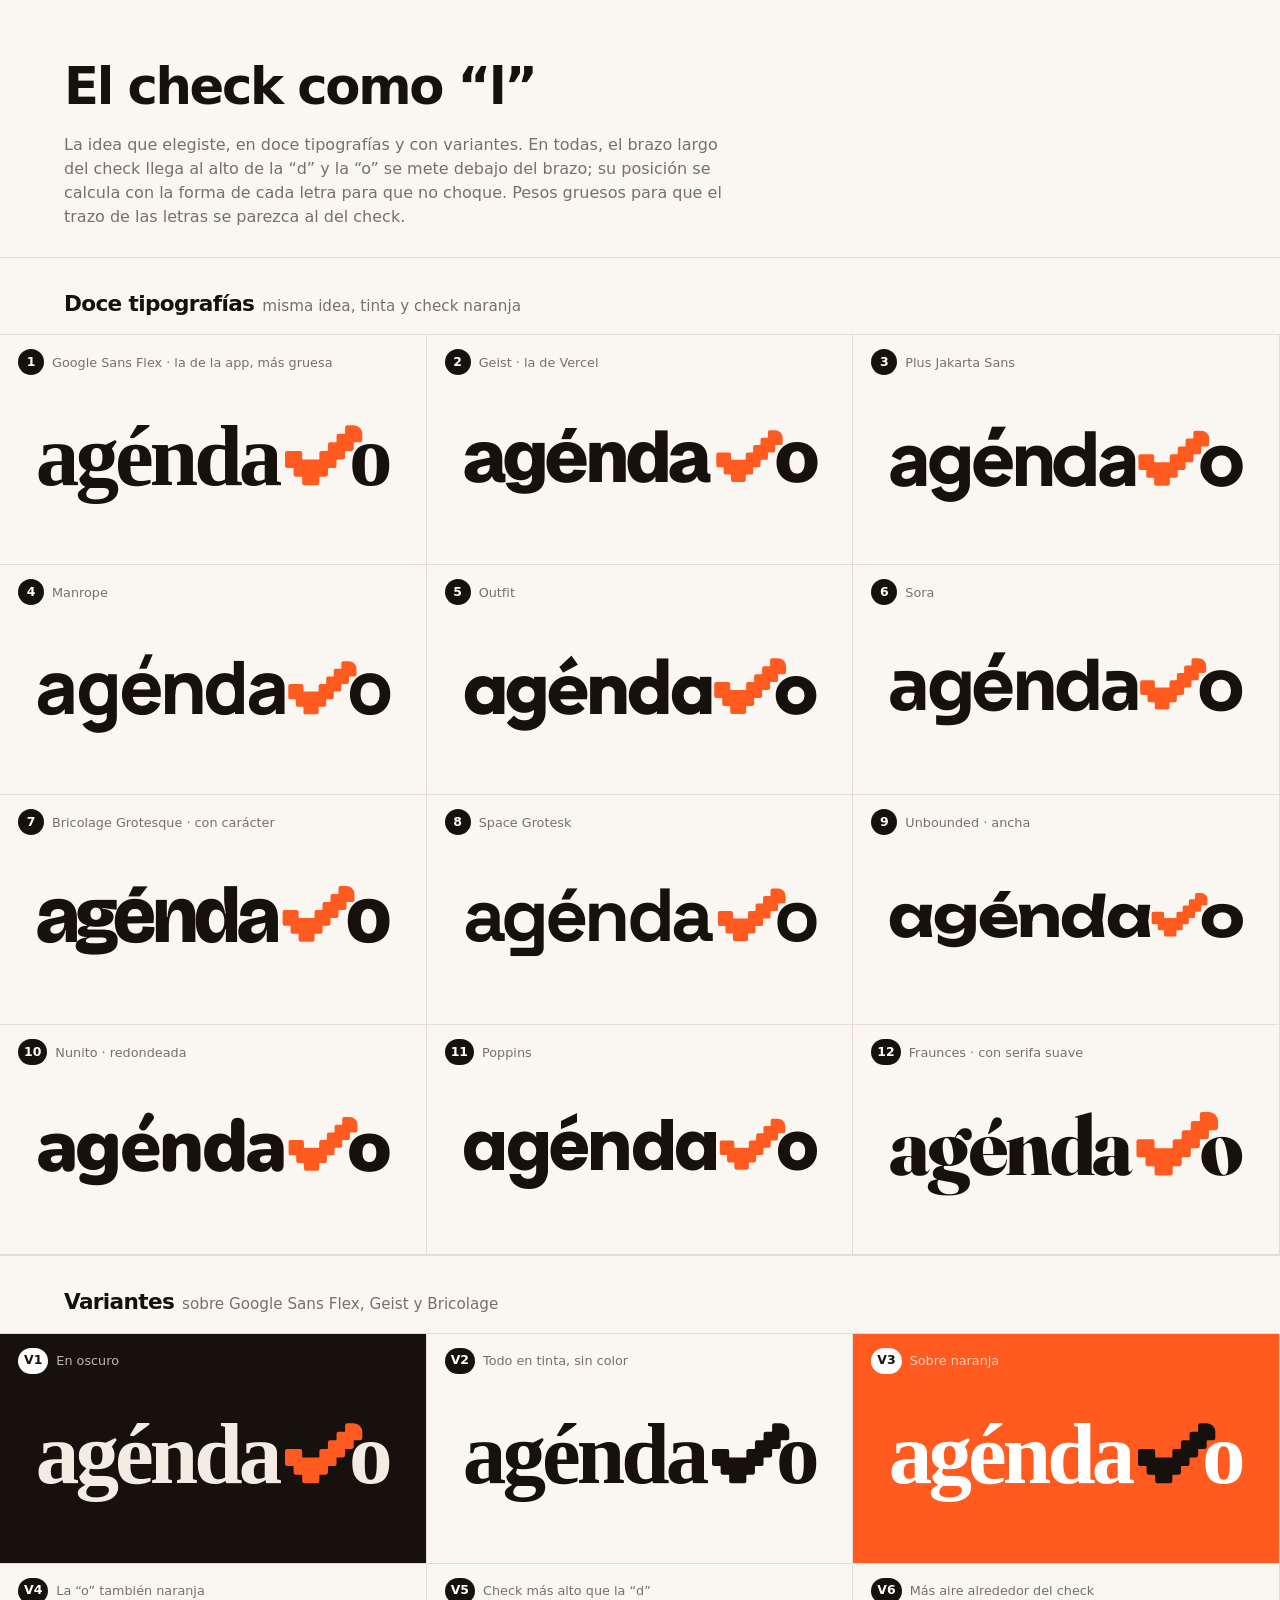
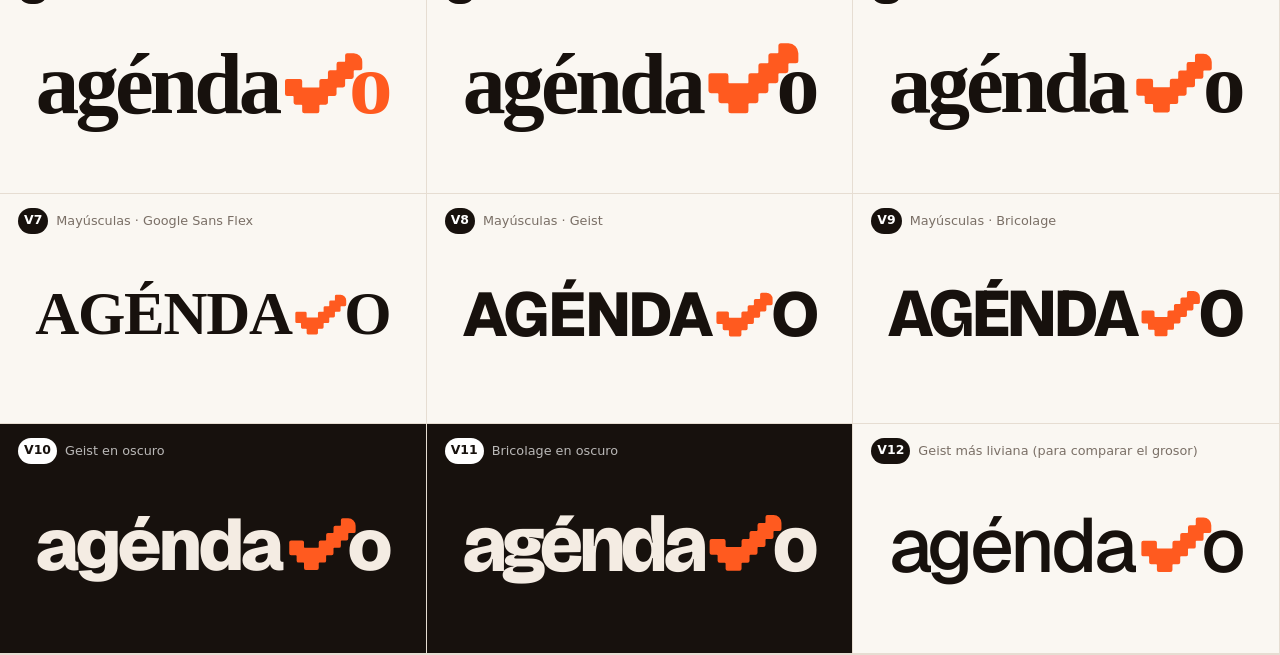
<file: marca/agendalo-l.html>
<!DOCTYPE html>
<html lang="es">
<head>
<meta charset="utf-8">
<meta name="viewport" content="width=device-width, initial-scale=1">
<title>Agéndalo · El check como “l”</title>
<link rel="icon" href="favicon.svg" type="image/svg+xml">
<link rel="preconnect" href="https://fonts.googleapis.com">
<link rel="preconnect" href="https://fonts.gstatic.com" crossorigin>
<link href="https://fonts.googleapis.com/css2?family=Google+Sans+Flex:opsz,wght@6..144,400..800&family=Geist:wght@500;800&family=Plus+Jakarta+Sans:wght@800&family=Manrope:wght@800&family=Outfit:wght@700&family=Sora:wght@700&family=Bricolage+Grotesque:opsz,wght@12..96,800&family=Space+Grotesk:wght@700&family=Unbounded:wght@700&family=Nunito:wght@900&family=Fraunces:opsz,wght@9..144,800&family=Poppins:wght@700&display=swap" rel="stylesheet">
<style>
  :root{--ink:#17110D;--cream:#F4ECE3;--paper:#FAF7F2;--line:#E6DDD2;--muted:#7A6F66;--acc:#FF5A1F}
  *{box-sizing:border-box}
  body{margin:0;background:var(--paper);color:var(--ink);font:400 16px/1.5 "Google Sans Flex",system-ui,sans-serif}
  header{padding:48px clamp(20px,5vw,72px) 28px;border-bottom:1px solid var(--line)}
  header h1{margin:0;font-size:clamp(2rem,4vw,3.2rem);letter-spacing:-.045em;font-weight:650}
  header p{margin:8px 0 0;color:var(--muted);max-width:66ch}
  h2{margin:0;padding:30px clamp(20px,5vw,72px) 14px;font-size:1.35rem;letter-spacing:-.03em;font-weight:650;border-bottom:1px solid var(--line)}
  h2 small{font-weight:400;font-size:.95rem;color:var(--muted);letter-spacing:0;margin-left:8px}
  .grid{display:grid;grid-template-columns:repeat(auto-fill,minmax(380px,1fr));border-bottom:1px solid var(--line)}
  .cell{position:relative;display:grid;place-items:center;min-height:230px;padding:52px 34px 40px;border-right:1px solid var(--line);border-bottom:1px solid var(--line)}
  .cell.dk{background:var(--ink)}
  .cell.or{background:var(--acc)}
  .cell .n{position:absolute;left:18px;top:14px;display:flex;align-items:center;gap:8px;font-size:.8rem;color:var(--muted)}
  .cell .n b{display:inline-grid;place-items:center;min-width:26px;height:26px;padding:0 6px;border-radius:13px;background:var(--ink);color:#fff;font-size:.78rem}
  .cell.dk .n,.cell.or .n{color:rgba(255,255,255,.7)}
  .cell.dk .n b,.cell.or .n b{background:#fff;color:var(--ink)}
  .cell svg{width:min(100%,430px);height:auto;overflow:visible}
</style>
</head>
<body>
<header><h1>El check como “l”</h1><p>La idea que elegiste, en doce tipografías y con variantes. En todas, el brazo largo del check llega al alto de la “d” y la “o” se mete debajo del brazo; su posición se calcula con la forma de cada letra para que no choque. Pesos gruesos para que el trazo de las letras se parezca al del check.</p></header>
<main id="m"></main>
<div id="scratch" style="position:absolute;left:-9999px;top:0;width:2400px"></div>
<script>
const CK = 'M15 57.5A2.5 2.5 0 0 1 17.5 55L32.5 55A2.5 2.5 0 0 1 35 57.5L35 64A1 1 0 0 0 36 65L54 65A1 1 0 0 0 55 64L55 57.5A2.5 2.5 0 0 1 57.5 55L64 55A1 1 0 0 0 65 54L65 47.5A2.5 2.5 0 0 1 67.5 45L74 45A1 1 0 0 0 75 44L75 37.5A2.5 2.5 0 0 1 77.5 35L84 35A1 1 0 0 0 85 34L85 27.5A2.5 2.5 0 0 1 87.5 25L95 25A10 10 0 0 1 105 35L105 42.5A2.5 2.5 0 0 1 102.5 45L96 45A1 1 0 0 0 95 46L95 52.5A2.5 2.5 0 0 1 92.5 55L86 55A1 1 0 0 0 85 56L85 62.5A2.5 2.5 0 0 1 82.5 65L76 65A1 1 0 0 0 75 66L75 72.5A2.5 2.5 0 0 1 72.5 75L66 75A1 1 0 0 0 65 76L65 82.5A2.5 2.5 0 0 1 62.5 85L56 85A1 1 0 0 0 55 86L55 92.5A2.5 2.5 0 0 1 52.5 95L37.5 95A2.5 2.5 0 0 1 35 92.5L35 86A1 1 0 0 0 34 85L27.5 85A2.5 2.5 0 0 1 25 82.5L25 76A1 1 0 0 0 24 75L17.5 75A2.5 2.5 0 0 1 15 72.5Z';
/* borde de abajo del brazo largo, en escalones (y desde, y hasta, x) dentro del viewBox del check */
const ARM = [[25, 45, 105], [45, 55, 95], [55, 65, 85], [65, 75, 75], [75, 85, 65], [85, 95, 55]];
const ORANGE = '#FF5A1F', INK = '#17110D', CREAM = '#F4ECE3', F = 100, NS = 'http://www.w3.org/2000/svg';

const FONTS = [
  {f: 'Google Sans Flex', w: 800, ls: -4.5, note: 'la de la app, más gruesa'},
  {f: 'Geist', w: 800, ls: -5, note: 'la de Vercel'},
  {f: 'Plus Jakarta Sans', w: 800, ls: -4.5},
  {f: 'Manrope', w: 800, ls: -4},
  {f: 'Outfit', w: 700, ls: -4},
  {f: 'Sora', w: 700, ls: -5},
  {f: 'Bricolage Grotesque', w: 800, ls: -4.5, note: 'con carácter'},
  {f: 'Space Grotesk', w: 700, ls: -5},
  {f: 'Unbounded', w: 700, ls: -3, note: 'ancha'},
  {f: 'Nunito', w: 900, ls: -3, note: 'redondeada'},
  {f: 'Poppins', w: 700, ls: -4},
  {f: 'Fraunces', w: 800, ls: -3, note: 'con serifa suave'}
];

const cv = document.createElement('canvas').getContext('2d');
const ink = (fam, w, ch) => { cv.font = `${w} ${F}px "${fam}"`; const m = cv.measureText(ch); return {asc: m.actualBoundingBoxAscent, desc: m.actualBoundingBoxDescent, l: m.actualBoundingBoxLeft, r: m.actualBoundingBoxRight}; };

/* o: {f, w, ls, up (mayúsculas), col (texto), ck (color del check), oCol (color de la o), scale (alto del check respecto de la d), gap} */
function mark(o){
  const svg = document.createElementNS(NS, 'svg'); svg.setAttribute('role', 'img'); svg.setAttribute('aria-label', 'agéndalo');
  const T = txt => { const t = document.createElementNS(NS, 'text'); t.setAttribute('x', 0); t.setAttribute('y', 0); t.setAttribute('font-family', o.f); t.setAttribute('font-weight', o.w); t.setAttribute('font-size', F); t.setAttribute('letter-spacing', o.ls); t.setAttribute('fill', o.col); t.textContent = txt; svg.appendChild(t); return t; };
  document.getElementById('scratch').appendChild(svg);
  const word = o.up ? 'AGÉNDA' : 'agénda', last = o.up ? 'A' : 'a', oo = o.up ? 'O' : 'o';
  const t = T(word), i = word.length - 1;
  const aR = t.getStartPositionOfChar(i).x + ink(o.f, o.w, last).r;
  /* alto del check: el de la “d” (o el de las mayúsculas) */
  const H = ink(o.f, o.w, o.up ? 'L' : 'd').asc * (o.scale || 1), s = H / 70;
  const gap = (o.gap != null ? o.gap : 4);
  const x0 = aR + gap;                                   /* x del borde izquierdo del check (vb x = 15) */
  const p = document.createElementNS(NS, 'path'); p.setAttribute('d', CK); p.setAttribute('fill', o.ck);
  p.setAttribute('transform', `translate(${(x0 - 15 * s).toFixed(2)} ${(-H - 25 * s).toFixed(2)}) scale(${s.toFixed(4)})`); svg.appendChild(p);
  /* la “o” como círculo de radio r (en unidades del check), apoyada en la base: se corre hasta no tocar ningún escalón del brazo */
  const mo = ink(o.f, o.w, oo), r = (mo.asc + mo.desc) / 2 / s, cy = 95 - mo.asc / s + r, clear = gap / s;
  let cx = 0;
  ARM.forEach(([y1, y2, X]) => { const dy = cy < y1 ? y1 - cy : cy > y2 ? cy - y2 : 0; if (dy < r) cx = Math.max(cx, X + clear + Math.sqrt(r * r - dy * dy)); });
  const oLeft = x0 + (cx - r - 15) * s;
  const ot = T(oo); ot.setAttribute('x', (oLeft + mo.l).toFixed(2)); if (o.oCol) ot.setAttribute('fill', o.oCol);
  const bb = svg.getBBox(), pad = 2;
  svg.setAttribute('viewBox', `${(bb.x - pad).toFixed(1)} ${(bb.y - pad).toFixed(1)} ${(bb.width + pad * 2).toFixed(1)} ${(bb.height + pad * 2).toFixed(1)}`);
  return svg;
}

function cell(grid, n, label, o, cls = ''){
  const c = document.createElement('div'); c.className = 'cell ' + cls;
  c.innerHTML = `<span class="n"><b>${n}</b>${label}</span>`;
  c.appendChild(mark(o)); grid.appendChild(c);
}

async function run(){
  await Promise.all(FONTS.map(x => document.fonts.load(`${x.w} ${F}px "${x.f}"`, 'agéndalo AGÉNDALO')));
  await document.fonts.load(`500 ${F}px "Geist"`, 'agéndalo');
  await document.fonts.ready;
  const m = document.getElementById('m');
  const sec = (title, sub) => { m.insertAdjacentHTML('beforeend', `<h2>${title}${sub ? `<small>${sub}</small>` : ''}</h2><div class="grid"></div>`); return m.lastElementChild; };

  let g = sec('Doce tipografías', 'misma idea, tinta y check naranja');
  FONTS.forEach((x, k) => cell(g, k + 1, x.f + (x.note ? ` · ${x.note}` : ''), Object.assign({}, x, {col: INK, ck: ORANGE})));

  g = sec('Variantes', 'sobre Google Sans Flex, Geist y Bricolage');
  const base = FONTS[0], gei = FONTS[1], bri = FONTS[6];
  cell(g, 'V1', 'En oscuro', Object.assign({}, base, {col: CREAM, ck: ORANGE}), 'dk');
  cell(g, 'V2', 'Todo en tinta, sin color', Object.assign({}, base, {col: INK, ck: INK}));
  cell(g, 'V3', 'Sobre naranja', Object.assign({}, base, {col: '#fff', ck: INK}), 'or');
  cell(g, 'V4', 'La “o” también naranja', Object.assign({}, base, {col: INK, ck: ORANGE, oCol: ORANGE}));
  cell(g, 'V5', 'Check más alto que la “d”', Object.assign({}, base, {col: INK, ck: ORANGE, scale: 1.18}));
  cell(g, 'V6', 'Más aire alrededor del check', Object.assign({}, base, {col: INK, ck: ORANGE, gap: 9}));
  cell(g, 'V7', 'Mayúsculas · Google Sans Flex', Object.assign({}, base, {up: true, ls: -2, col: INK, ck: ORANGE}));
  cell(g, 'V8', 'Mayúsculas · Geist', Object.assign({}, gei, {up: true, ls: -3, col: INK, ck: ORANGE}));
  cell(g, 'V9', 'Mayúsculas · Bricolage', Object.assign({}, bri, {up: true, ls: -2, col: INK, ck: ORANGE}));
  cell(g, 'V10', 'Geist en oscuro', Object.assign({}, gei, {col: CREAM, ck: ORANGE}), 'dk');
  cell(g, 'V11', 'Bricolage en oscuro', Object.assign({}, bri, {col: CREAM, ck: ORANGE}), 'dk');
  cell(g, 'V12', 'Geist más liviana (para comparar el grosor)', {f: 'Geist', w: 500, ls: -4, col: INK, ck: ORANGE});
}
run();
</script>
</body>
</html>
</file>
